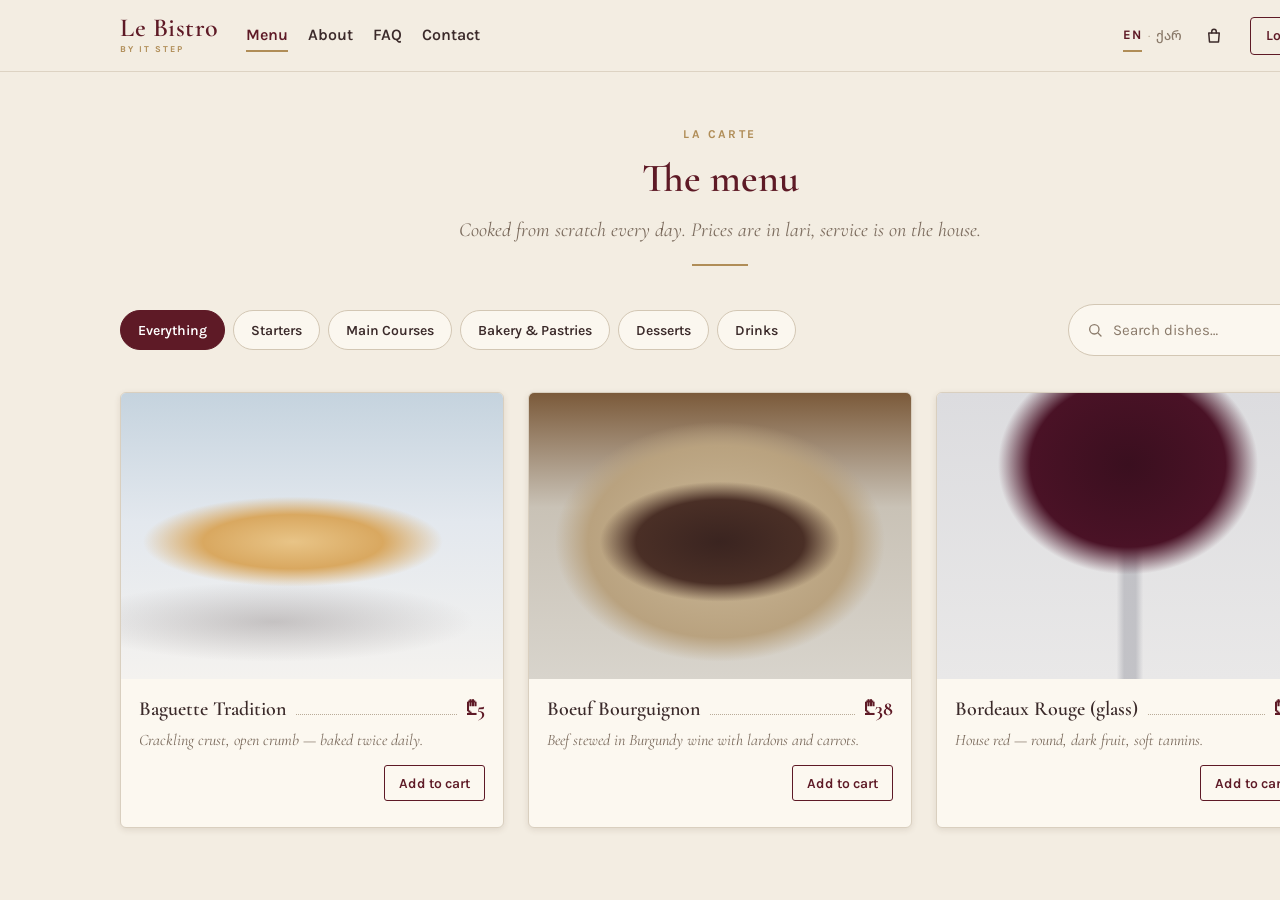
<file: index.html>
<!DOCTYPE html>
<html lang="en">
<head>
  <meta charset="UTF-8">
  <title>The menu — Le Bistro</title>
  <link rel="preconnect" href="https://fonts.googleapis.com">
  <link rel="preconnect" href="https://fonts.gstatic.com" crossorigin>
  <link href="https://fonts.googleapis.com/css2?family=Cormorant+Garamond:ital,wght@0,500;0,600;0,700;1,400;1,500&family=Karla:wght@400;500;600;700&family=Noto+Sans+Georgian:wght@400;500&display=swap" rel="stylesheet">
  <link rel="stylesheet" href="style.css">
</head>
<body>
  <header class="site-header">
    <div class="header-inner">
      <a class="logo" href="#">
        <span class="logo-name">Le Bistro</span>
        <span class="logo-sub">BY IT STEP</span>
      </a>

      <nav class="main-nav" aria-label="Main">
        <ul>
          <li><a class="active" href="#">Menu</a></li>
          <li><a href="#">About</a></li>
          <li><a href="#">FAQ</a></li>
          <li><a href="#">Contact</a></li>
        </ul>
      </nav>

      <div class="header-actions">
        <div class="lang" aria-label="Language">
          <a class="lang-link active" href="#">EN</a>
          <span class="lang-dot">·</span>
          <a class="lang-link lang-ka" href="#">ქარ</a>
        </div>
        <button class="cart-btn" type="button" aria-label="Cart">
          <svg width="18" height="18" viewBox="0 0 24 24" fill="none" stroke="currentColor" stroke-width="2" stroke-linecap="round" stroke-linejoin="round" aria-hidden="true">
            <path d="M5 8h14l-1 12H6L5 8z"/>
            <path d="M9 8V6a3 3 0 0 1 6 0v2"/>
          </svg>
        </button>
        <button class="login-btn" type="button">Log in</button>
      </div>
    </div>
  </header>

  <main>
    <section class="hero">
      <p class="eyebrow">LA CARTE</p>
      <h1>The menu</h1>
      <p class="lead">Cooked from scratch every day. Prices are in lari, service is on the house.</p>
      <span class="divider"></span>
    </section>

    <section class="menu" aria-label="Menu">
      <div class="toolbar">
        <ul class="filters">
          <li><button class="chip active" type="button">Everything</button></li>
          <li><button class="chip" type="button">Starters</button></li>
          <li><button class="chip" type="button">Main Courses</button></li>
          <li><button class="chip" type="button">Bakery &amp; Pastries</button></li>
          <li><button class="chip" type="button">Desserts</button></li>
          <li><button class="chip" type="button">Drinks</button></li>
        </ul>

        <form class="search" role="search" action="#">
          <svg width="16" height="16" viewBox="0 0 24 24" fill="none" stroke="currentColor" stroke-width="2" stroke-linecap="round" aria-hidden="true">
            <circle cx="11" cy="11" r="7"/>
            <path d="M21 21l-4.3-4.3"/>
          </svg>
          <input type="search" placeholder="Search dishes…" aria-label="Search dishes">
        </form>
      </div>

      <div class="grid">
        <article class="card">
          <div class="card-img img-bread" role="img" aria-label="Baguette Tradition"></div>
          <div class="card-body">
            <div class="card-head">
              <h2>Baguette Tradition</h2>
              <span class="leader"></span>
              <span class="price">₾5</span>
            </div>
            <p class="desc">Crackling crust, open crumb — baked twice daily.</p>
            <button class="add-btn" type="button">Add to cart</button>
          </div>
        </article>

        <article class="card">
          <div class="card-img img-stew" role="img" aria-label="Boeuf Bourguignon"></div>
          <div class="card-body">
            <div class="card-head">
              <h2>Boeuf Bourguignon</h2>
              <span class="leader"></span>
              <span class="price">₾38</span>
            </div>
            <p class="desc">Beef stewed in Burgundy wine with lardons and carrots.</p>
            <button class="add-btn" type="button">Add to cart</button>
          </div>
        </article>

        <article class="card">
          <div class="card-img img-wine" role="img" aria-label="Bordeaux Rouge (glass)"></div>
          <div class="card-body">
            <div class="card-head">
              <h2>Bordeaux Rouge (glass)</h2>
              <span class="leader"></span>
              <span class="price">₾16</span>
            </div>
            <p class="desc">House red — round, dark fruit, soft tannins.</p>
            <button class="add-btn" type="button">Add to cart</button>
          </div>
        </article>
      </div>
    </section>
  </main>
</body>
</html>
</file>
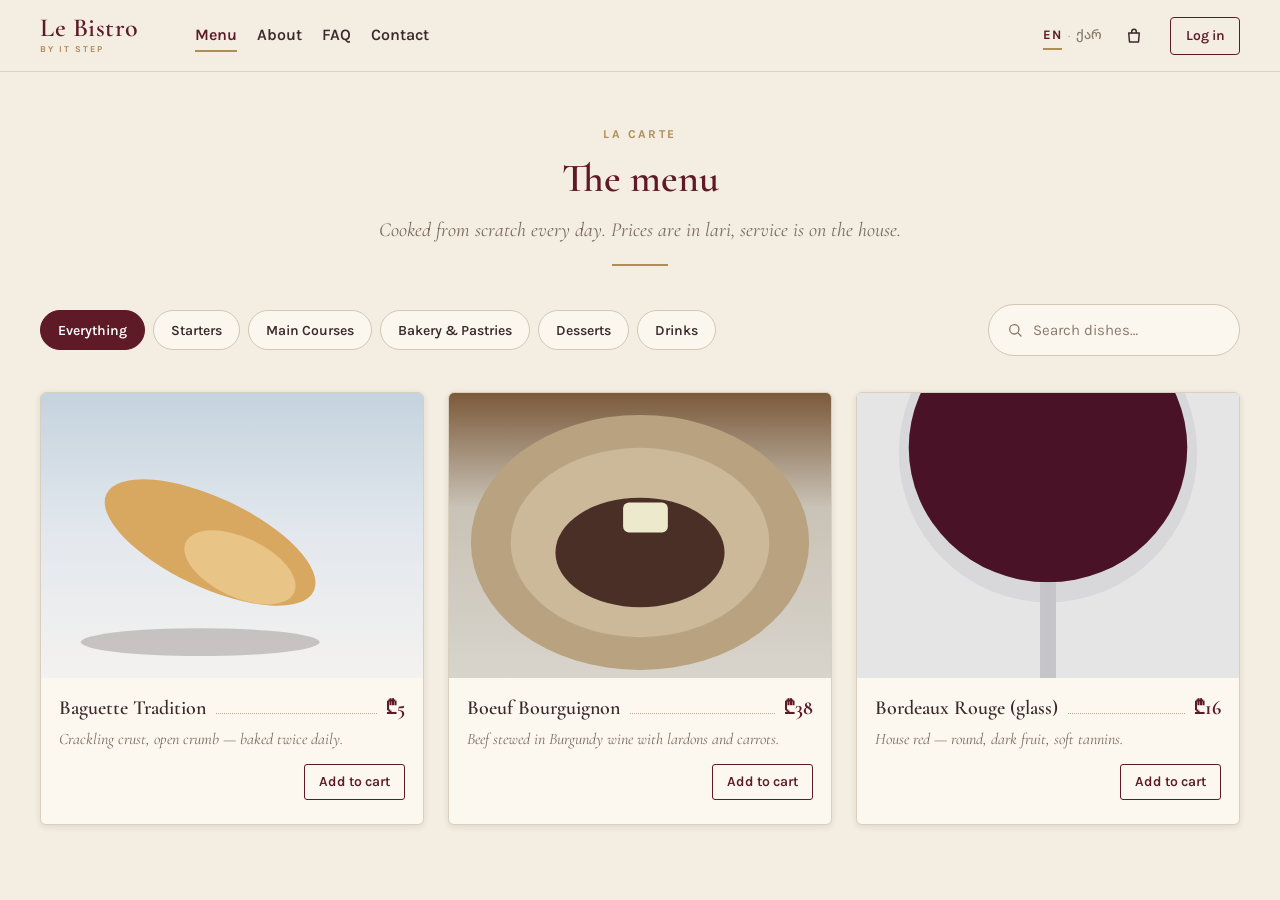
<file: index-responsive.html>
<!DOCTYPE html>
<html lang="en">
<head>
  <meta charset="UTF-8">
  <meta name="viewport" content="width=device-width, initial-scale=1">
  <title>The menu — Le Bistro</title>
  <link rel="preconnect" href="https://fonts.googleapis.com">
  <link rel="preconnect" href="https://fonts.gstatic.com" crossorigin>
  <link href="https://fonts.googleapis.com/css2?family=Cormorant+Garamond:ital,wght@0,500;0,600;0,700;1,400;1,500&family=Karla:wght@400;500;600;700&family=Noto+Sans+Georgian:wght@400;500&display=swap" rel="stylesheet">
  <link rel="stylesheet" href="style-responsive.css">
</head>
<body>
  <header class="site-header">
    <div class="header-inner container">
      <a class="logo" href="#">
        <span class="logo-name">Le Bistro</span>
        <span class="logo-sub">BY IT STEP</span>
      </a>

      <nav class="main-nav" aria-label="Main">
        <ul>
          <li><a class="active" href="#">Menu</a></li>
          <li><a href="#">About</a></li>
          <li><a href="#">FAQ</a></li>
          <li><a href="#">Contact</a></li>
        </ul>
      </nav>

      <div class="header-actions">
        <div class="lang" aria-label="Language">
          <a class="lang-link active" href="#">EN</a>
          <span class="lang-dot">·</span>
          <a class="lang-link lang-ka" href="#">ქარ</a>
        </div>
        <button class="cart-btn" type="button" aria-label="Cart">
          <svg width="18" height="18" viewBox="0 0 24 24" fill="none" stroke="currentColor" stroke-width="2" stroke-linecap="round" stroke-linejoin="round" aria-hidden="true">
            <path d="M5 8h14l-1 12H6L5 8z"/>
            <path d="M9 8V6a3 3 0 0 1 6 0v2"/>
          </svg>
        </button>
        <button class="login-btn" type="button">Log in</button>
        <button class="burger" type="button" aria-label="Open menu">
          <span></span>
          <span></span>
          <span></span>
        </button>
      </div>
    </div>
  </header>

  <main>
    <section class="hero">
      <p class="eyebrow">LA CARTE</p>
      <h1>The menu</h1>
      <p class="lead">Cooked from scratch every day. Prices are in lari, service is on the house.</p>
      <span class="divider"></span>
    </section>

    <section class="menu container" aria-label="Menu">
      <div class="toolbar">
        <ul class="filters">
          <li><button class="chip active" type="button">Everything</button></li>
          <li><button class="chip" type="button">Starters</button></li>
          <li><button class="chip" type="button">Main Courses</button></li>
          <li><button class="chip" type="button">Bakery &amp; Pastries</button></li>
          <li><button class="chip" type="button">Desserts</button></li>
          <li><button class="chip" type="button">Drinks</button></li>
        </ul>

        <form class="search" role="search" action="#">
          <svg width="16" height="16" viewBox="0 0 24 24" fill="none" stroke="currentColor" stroke-width="2" stroke-linecap="round" aria-hidden="true">
            <circle cx="11" cy="11" r="7"/>
            <path d="M21 21l-4.3-4.3"/>
          </svg>
          <input type="search" placeholder="Search dishes…" aria-label="Search dishes">
        </form>
      </div>

      <div class="grid">
        <article class="card">
          <img class="card-img" width="384" height="286" alt="Baguette Tradition"
               src="data:image/svg+xml,%3Csvg xmlns='http://www.w3.org/2000/svg' width='384' height='286' viewBox='0 0 384 286'%3E%3Cdefs%3E%3ClinearGradient id='g' x1='0' y1='0' x2='0' y2='1'%3E%3Cstop offset='0' stop-color='%23c5d3de'/%3E%3Cstop offset='0.5' stop-color='%23e3e8ee'/%3E%3Cstop offset='1' stop-color='%23f4f2ef'/%3E%3C/linearGradient%3E%3C/defs%3E%3Crect width='384' height='286' fill='url(%23g)'/%3E%3Cellipse cx='160' cy='250' rx='120' ry='14' fill='%23786e6e' opacity='0.35'/%3E%3Cellipse cx='170' cy='150' rx='115' ry='45' fill='%23d9a860' transform='rotate(25 170 150)'/%3E%3Cellipse cx='200' cy='175' rx='60' ry='30' fill='%23e8c487' transform='rotate(25 200 175)'/%3E%3C/svg%3E">
          <div class="card-body">
            <div class="card-head">
              <h2>Baguette Tradition</h2>
              <span class="leader"></span>
              <span class="price">₾5</span>
            </div>
            <p class="desc">Crackling crust, open crumb — baked twice daily.</p>
            <button class="add-btn" type="button">Add to cart</button>
          </div>
        </article>

        <article class="card">
          <img class="card-img" width="384" height="286" alt="Boeuf Bourguignon"
               src="data:image/svg+xml,%3Csvg xmlns='http://www.w3.org/2000/svg' width='384' height='286' viewBox='0 0 384 286'%3E%3Cdefs%3E%3ClinearGradient id='g' x1='0' y1='0' x2='0' y2='1'%3E%3Cstop offset='0' stop-color='%237b5a3a'/%3E%3Cstop offset='0.4' stop-color='%23c9c2b6'/%3E%3Cstop offset='1' stop-color='%23d8d4cc'/%3E%3C/linearGradient%3E%3C/defs%3E%3Crect width='384' height='286' fill='url(%23g)'/%3E%3Cellipse cx='192' cy='150' rx='170' ry='128' fill='%23b9a27f'/%3E%3Cellipse cx='192' cy='150' rx='130' ry='95' fill='%23cbb99a'/%3E%3Cellipse cx='192' cy='160' rx='85' ry='55' fill='%234a2f26'/%3E%3Crect x='175' y='110' width='45' height='30' rx='6' fill='%23ece9cc'/%3E%3C/svg%3E">
          <div class="card-body">
            <div class="card-head">
              <h2>Boeuf Bourguignon</h2>
              <span class="leader"></span>
              <span class="price">₾38</span>
            </div>
            <p class="desc">Beef stewed in Burgundy wine with lardons and carrots.</p>
            <button class="add-btn" type="button">Add to cart</button>
          </div>
        </article>

        <article class="card">
          <img class="card-img" width="384" height="286" alt="Bordeaux Rouge (glass)"
               src="data:image/svg+xml,%3Csvg xmlns='http://www.w3.org/2000/svg' width='384' height='286' viewBox='0 0 384 286'%3E%3Crect width='384' height='286' fill='%23e6e5e6'/%3E%3Cellipse cx='192' cy='60' rx='150' ry='150' fill='%23d8d8db'/%3E%3Cellipse cx='192' cy='55' rx='140' ry='135' fill='%234a1226'/%3E%3Crect x='184' y='190' width='16' height='96' fill='%23c4c4c9'/%3E%3C/svg%3E">
          <div class="card-body">
            <div class="card-head">
              <h2>Bordeaux Rouge (glass)</h2>
              <span class="leader"></span>
              <span class="price">₾16</span>
            </div>
            <p class="desc">House red — round, dark fruit, soft tannins.</p>
            <button class="add-btn" type="button">Add to cart</button>
          </div>
        </article>
      </div>
    </section>
  </main>
</body>
</html>
</file>
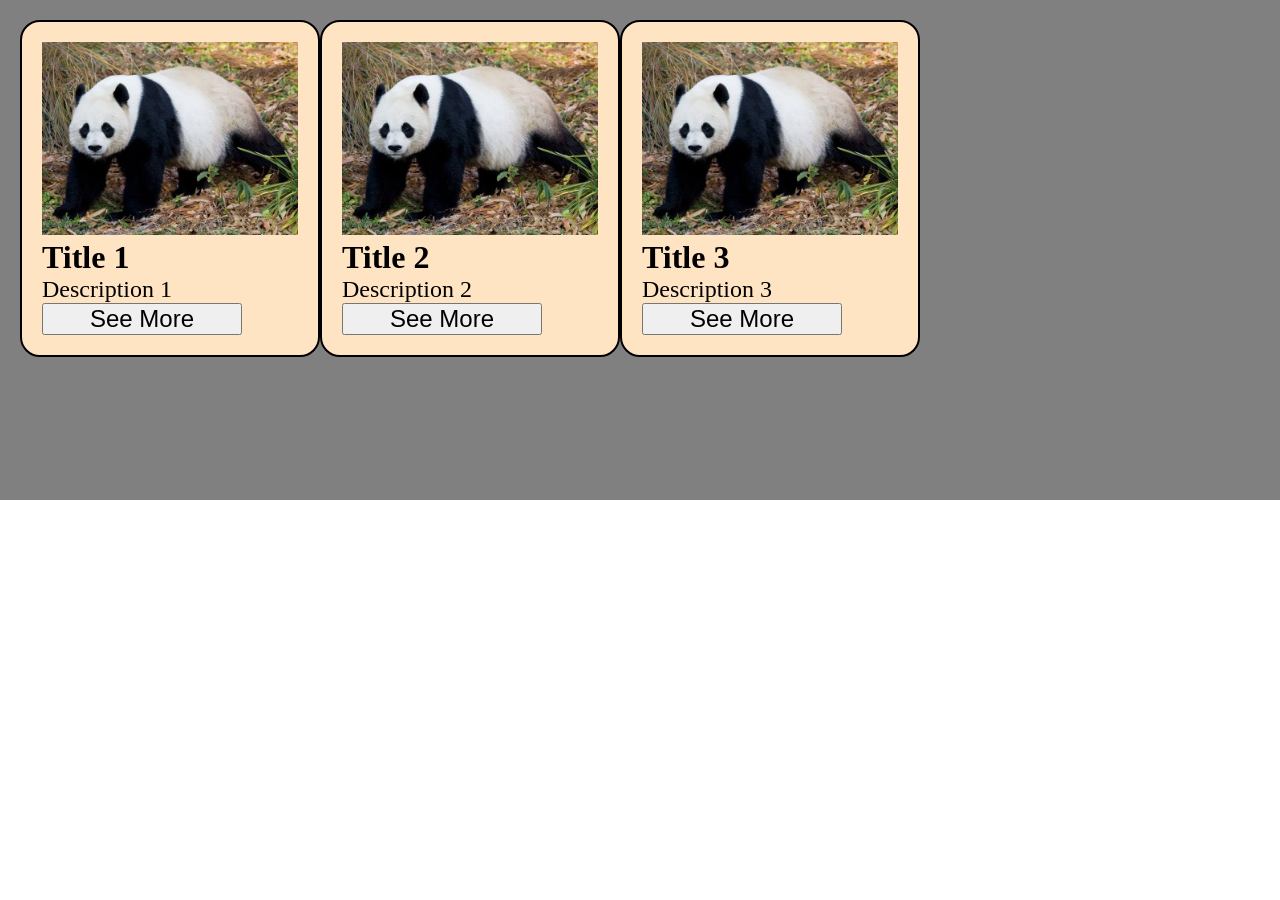
<file: my-index.html>
<!DOCTYPE html>
<html lang="en">
<head>
    <meta charset="UTF-8">
    <meta name="viewport" content="width=device-width, initial-scale=1.0">
    <title>Document</title>
    <link rel="stylesheet" href="./my-styles.css">
</head>
<body>
    <main>
        <!-- <p>Lorem ipsum dolor sit amet consectetur adipisicing elit. Eligendi amet, nostrum dicta voluptates blanditiis officiis enim autem labore libero adipisci error ipsum fugiat consectetur incidunt exercitationem deserunt, placeat sapiente quod.</p> -->



        <!-- -------------------- -->


        <section>
            <article>
                <!-- <p class="img-placeholder"></p> -->
                <img src="./images.jpg" alt="panda">

                <div class="text">
                    <h3>Title 1</h3>
                    <p class="desc">Description 1</p>
                    <button>See More</button>
                </div>
            </article>

            <article>
                <!-- <p class="img-placeholder"></p> -->
                <img src="./images.jpg" alt="panda">

                <div class="text">
                    <h3>Title 2</h3>
                    <p class="desc">Description 2</p>
                    <button>See More</button>
                </div>
            </article>

            <article>
                <!-- <p class="img-placeholder"></p> -->
                <img src="./images.jpg" alt="panda">

                <div class="text">
                    <h3>Title 3</h3>
                    <p class="desc">Description 3</p>
                    <button>See More</button>
                </div>
            </article>
        </section>
    </main>
</body>
</html>
</file>
<file: style.css>
* {
  margin: 0;
  padding: 0;
  box-sizing: border-box;
}

body {
  width: 1440px;
  margin: 0 auto;
  background: #f3ede2;
  color: #3b2a2a;
  font-family: "Karla", sans-serif;
  font-size: 16px;
  line-height: 24px;
}

ul {
  list-style: none;
}

a {
  color: inherit;
  text-decoration: none;
}

button,
input {
  font-family: inherit;
}

/* Header */
.site-header {
  height: 72px;
  border-bottom: 1px solid #ddd3c3;
  background: #f3ede2;
}

.header-inner {
  width: 1200px;
  height: 71px;
  margin: 0 auto;
  display: flex;
  align-items: center;
}

.logo {
  display: block;
  width: 126px;
  margin-top: -2px;
}

.logo-name {
  display: block;
  font-family: "Cormorant Garamond", serif;
  font-size: 26px;
  line-height: 26px;
  font-weight: 600;
  color: #5e1a26;
  letter-spacing: 0.5px;
}

.logo-sub {
  display: block;
  margin-top: 2px;
  font-size: 9px;
  line-height: 12px;
  font-weight: 700;
  letter-spacing: 2px;
  color: #b08d57;
}

.main-nav ul {
  display: flex;
  gap: 20px;
}

.main-nav a {
  display: block;
  padding: 6px 0 5px;
  font-size: 16px;
  line-height: 20px;
  font-weight: 600;
  color: #3b2a2a;
  border-bottom: 2px solid transparent;
}

.main-nav a.active {
  color: #5e1a26;
  border-bottom-color: #b08d57;
}

.header-actions {
  margin-left: auto;
  display: flex;
  align-items: center;
}

.lang {
  display: flex;
  align-items: center;
  gap: 6px;
  font-size: 13px;
}

.lang-link {
  padding: 4px 0 3px;
  font-weight: 700;
  letter-spacing: 1px;
  color: #8a7a6a;
  border-bottom: 2px solid transparent;
}

.lang-link.active {
  color: #5e1a26;
  border-bottom-color: #b08d57;
}

.lang-ka {
  font-family: "Noto Sans Georgian", sans-serif;
  font-weight: 500;
  letter-spacing: 0;
}

.lang-dot {
  color: #b9ab98;
}

.cart-btn {
  margin-left: 20px;
  width: 24px;
  height: 24px;
  display: flex;
  align-items: center;
  justify-content: center;
  border: 0;
  background: none;
  color: #3b2a2a;
  cursor: pointer;
}

.login-btn {
  margin-left: 24px;
  width: 70px;
  height: 38px;
  border: 1px solid #5e1a26;
  border-radius: 4px;
  background: transparent;
  color: #5e1a26;
  font-size: 14px;
  font-weight: 600;
  cursor: pointer;
}

/* Hero */
.hero {
  padding-top: 54px;
  text-align: center;
}

.eyebrow {
  font-size: 12px;
  line-height: 16px;
  font-weight: 700;
  letter-spacing: 2.4px;
  color: #b08d57;
}

.hero h1 {
  margin-top: 12px;
  font-family: "Cormorant Garamond", serif;
  font-size: 40px;
  line-height: 48px;
  font-weight: 600;
  color: #5e1a26;
}

.lead {
  margin-top: 14px;
  font-family: "Cormorant Garamond", serif;
  font-style: italic;
  font-size: 20px;
  line-height: 28px;
  color: #7a6a5c;
}

.divider {
  display: block;
  width: 56px;
  height: 2px;
  margin: 20px auto 0;
  background: #b08d57;
}

/* Toolbar */
.menu {
  width: 1200px;
  margin: 0 auto;
}

.toolbar {
  margin-top: 38px;
  height: 52px;
  display: flex;
  align-items: center;
  justify-content: space-between;
}

.filters {
  display: flex;
  gap: 8px;
}

.chip {
  height: 40px;
  padding: 0 17px;
  border: 1px solid #d3c7b4;
  border-radius: 20px;
  background: #fbf7ef;
  color: #3b2a2a;
  font-size: 14px;
  font-weight: 600;
  cursor: pointer;
}

.chip.active {
  background: #5e1a26;
  border-color: #5e1a26;
  color: #fff;
}

.search {
  width: 252px;
  height: 52px;
  padding: 0 18px;
  display: flex;
  align-items: center;
  gap: 10px;
  border: 1px solid #d3c7b4;
  border-radius: 26px;
  background: #fbf7ef;
  color: #8a7a6a;
}

.search input {
  flex: 1;
  border: 0;
  outline: 0;
  background: transparent;
  font-size: 15px;
  color: #3b2a2a;
}

.search input::placeholder {
  color: #8a7a6a;
}

/* Cards */
.grid {
  margin-top: 36px;
  display: flex;
  gap: 24px;
}

.card {
  width: 384px;
  height: 436px;
  border: 1px solid #d9cfbf;
  border-radius: 6px;
  background: #fcf8f0;
  box-shadow: 0 2px 6px rgba(80, 55, 30, 0.12);
  overflow: hidden;
}

.card-img {
  height: 286px;
}

.img-bread {
  background:
    radial-gradient(ellipse 150px 45px at 45% 52%, #e8c487 0%, #d9a860 60%, transparent 100%),
    radial-gradient(ellipse 200px 40px at 40% 80%, rgba(120, 110, 110, 0.35), transparent 100%),
    linear-gradient(180deg, #c5d3de 0%, #e3e8ee 45%, #f4f2ef 100%);
}

.img-stew {
  background:
    radial-gradient(ellipse 120px 60px at 50% 52%, #3a2420 0%, #4a2f26 70%, transparent 100%),
    radial-gradient(ellipse 165px 120px at 50% 52%, #cbb99a 0%, #b9a27f 80%, transparent 100%),
    linear-gradient(180deg, #7b5a3a 0%, #c9c2b6 40%, #d8d4cc 100%);
}

.img-wine {
  background:
    radial-gradient(ellipse 130px 110px at 50% 25%, #3a0f1f 0%, #4a1226 75%, transparent 100%),
    linear-gradient(90deg, transparent 47%, rgba(190, 190, 195, 0.9) 49%, rgba(190, 190, 195, 0.9) 52%, transparent 54%),
    linear-gradient(180deg, #dcdcdf 0%, #e9e8e8 100%);
}

.card-body {
  padding: 16px 18px 0;
}

.card-head {
  display: flex;
  align-items: baseline;
  gap: 10px;
}

.card-head h2 {
  font-family: "Cormorant Garamond", serif;
  font-size: 20px;
  line-height: 28px;
  font-weight: 600;
  color: #3b2a2a;
  white-space: nowrap;
}

.leader {
  flex: 1;
  border-bottom: 1px dotted #b9ab98;
}

.price {
  font-family: "Cormorant Garamond", serif;
  font-size: 20px;
  line-height: 28px;
  font-weight: 700;
  color: #5e1a26;
}

.desc {
  margin-top: 6px;
  font-family: "Cormorant Garamond", serif;
  font-style: italic;
  font-size: 16px;
  line-height: 22px;
  color: #7a6a5c;
}

.add-btn {
  display: block;
  margin: 14px 0 0 auto;
  height: 36px;
  padding: 0 14px;
  border: 1px solid #5e1a26;
  border-radius: 3px;
  background: transparent;
  color: #5e1a26;
  font-size: 14px;
  font-weight: 600;
  cursor: pointer;
}
</file>
<file: style-responsive.css>
/* ==========================================================
   Mobile-first responsive version.
   Base styles = mobile. Then: min-width 768px (tablet)
   and min-width 1024px (desktop).
   1rem = 16px.
   ========================================================== */

* {
  margin: 0;
  padding: 0;
  box-sizing: border-box;
}

html {
  /* % unit: text size follows the user's browser setting */
  font-size: 100%;
}

body {
  background: #f3ede2;
  color: #3b2a2a;
  font-family: "Karla", sans-serif;
  font-size: 1rem; /* rem unit: 16px */
  line-height: 1.5;
  overflow-x: hidden;
}

ul {
  list-style: none;
}

a {
  color: inherit;
  text-decoration: none;
}

button,
input {
  font-family: inherit;
}

/* Responsive images: never wider than the parent, height keeps the ratio */
img {
  display: block;
  max-width: 100%;
  height: auto;
}

/* Shared centered container */
.container {
  /* min() + max() + vw: at most 75rem (1200px), with side gaps of at least 1rem that grow with the screen (5vw) */
  width: min(75rem, 100% - max(2rem, 5vw));
  margin-inline: auto;
}

/* ---------- Header (mobile) ---------- */
.site-header {
  min-height: 4rem; /* rem unit */
  border-bottom: 1px solid #ddd3c3;
  background: #f3ede2;
}

.header-inner {
  min-height: 3.9375rem;
  display: flex;
  align-items: center;
  justify-content: space-between;
}

.logo {
  display: block;
  margin-top: -0.125rem;
}

.logo-name {
  display: block;
  font-family: "Cormorant Garamond", serif;
  /* clamp(): 22px on small screens, grows with 5vw, stops at 26px */
  font-size: clamp(1.375rem, 4vw + 0.5rem, 1.625rem);
  line-height: 1;
  font-weight: 600;
  color: #5e1a26;
  letter-spacing: 0.03125rem;
}

.logo-sub {
  display: block;
  margin-top: 0.125rem;
  font-size: 0.5625rem;
  line-height: 0.75rem;
  font-weight: 700;
  letter-spacing: 0.125rem;
  color: #b08d57;
}

/* Nav links are hidden on mobile (hamburger shown instead) */
.main-nav {
  display: none;
}

.main-nav ul {
  display: flex;
  gap: 1.25rem;
}

.main-nav a {
  display: block;
  padding: 0.375rem 0 0.3125rem;
  font-size: 1rem;
  line-height: 1.25rem;
  font-weight: 600;
  color: #3b2a2a;
  border-bottom: 2px solid transparent;
}

.main-nav a.active {
  color: #5e1a26;
  border-bottom-color: #b08d57;
}

.header-actions {
  display: flex;
  align-items: center;
}

.lang {
  display: flex;
  align-items: center;
  gap: 0.375rem;
  font-size: 0.8125rem;
}

.lang-link {
  padding: 0.25rem 0 0.1875rem;
  font-weight: 700;
  letter-spacing: 0.0625rem;
  color: #8a7a6a;
  border-bottom: 2px solid transparent;
}

.lang-link.active {
  color: #5e1a26;
  border-bottom-color: #b08d57;
}

.lang-ka {
  font-family: "Noto Sans Georgian", sans-serif;
  font-weight: 500;
  letter-spacing: 0;
}

.lang-dot {
  color: #b9ab98;
}

.cart-btn {
  margin-left: 1rem;
  width: 1.5rem;
  height: 1.5rem;
  display: flex;
  align-items: center;
  justify-content: center;
  border: 0;
  background: none;
  color: #3b2a2a;
  cursor: pointer;
}

/* Login button is hidden on mobile */
.login-btn {
  display: none;
  margin-left: 1.5rem;
  width: 4.375rem;
  height: 2.375rem;
  border: 1px solid #5e1a26;
  border-radius: 0.25rem;
  background: transparent;
  color: #5e1a26;
  font-size: 0.875rem;
  font-weight: 600;
  cursor: pointer;
}

/* Hamburger icon (visual only) */
.burger {
  margin-left: 0.5rem;
  width: 2.5rem;
  height: 2.5rem;
  display: flex;
  flex-direction: column;
  align-items: center;
  justify-content: center;
  gap: 0.3125rem;
  border: 0;
  background: none;
  cursor: pointer;
}

.burger span {
  display: block;
  width: 1.375rem;
  height: 2px;
  border-radius: 1px;
  background: #5e1a26;
}

/* ---------- Hero (mobile) ---------- */
.hero {
  /* clamp(): top spacing between 32px and 54px depending on viewport width (vw) */
  padding: clamp(2rem, 6vw + 0.5rem, 3.375rem) 1rem 0;
  text-align: center;
}

.eyebrow {
  font-size: 0.75rem;
  line-height: 1rem;
  font-weight: 700;
  letter-spacing: 0.15rem;
  color: #b08d57;
}

.hero h1 {
  margin-top: 0.75rem;
  font-family: "Cormorant Garamond", serif;
  /* clamp(): 32px on mobile up to 40px on desktop */
  font-size: clamp(2rem, 1.5rem + 1.6vw, 2.5rem);
  line-height: 1.2;
  font-weight: 600;
  color: #5e1a26;
}

.lead {
  /* max-width in % + auto margins keeps long text readable and centered */
  max-width: 100%;
  margin: 0.875rem auto 0;
  font-family: "Cormorant Garamond", serif;
  font-style: italic;
  /* clamp(): 18px to 20px */
  font-size: clamp(1.125rem, 1rem + 0.5vw, 1.25rem);
  line-height: 1.4;
  color: #7a6a5c;
}

.divider {
  display: block;
  width: 3.5rem;
  height: 2px;
  margin: 1.25rem auto 0;
  background: #b08d57;
}

/* ---------- Toolbar (mobile: stacked) ---------- */
.toolbar {
  margin-top: 2rem;
  display: flex;
  flex-direction: column;
  align-items: stretch;
  gap: 1rem;
}

.filters {
  display: flex;
  flex-wrap: wrap; /* chips wrap to new lines, so no horizontal scroll */
  gap: 0.5rem;
}

.chip {
  height: 2.5rem;
  padding: 0 1.0625rem;
  border: 1px solid #d3c7b4;
  border-radius: 1.25rem;
  background: #fbf7ef;
  color: #3b2a2a;
  font-size: 0.875rem;
  font-weight: 600;
  cursor: pointer;
}

.chip.active {
  background: #5e1a26;
  border-color: #5e1a26;
  color: #fff;
}

.search {
  width: 100%; /* % unit: full width on mobile */
  height: 3.25rem;
  padding: 0 1.125rem;
  display: flex;
  align-items: center;
  gap: 0.625rem;
  border: 1px solid #d3c7b4;
  border-radius: 1.625rem;
  background: #fbf7ef;
  color: #8a7a6a;
}

.search input {
  flex: 1;
  min-width: 0;
  border: 0;
  outline: 0;
  background: transparent;
  font-size: 0.9375rem;
  color: #3b2a2a;
}

.search input::placeholder {
  color: #8a7a6a;
}

/* ---------- Cards (mobile: 1 column) ---------- */
.grid {
  margin-top: 2.25rem;
  padding-bottom: 3rem;
  display: grid;
  grid-template-columns: 100%; /* % unit: one full-width column */
  gap: 1.5rem;
}

.card {
  min-width: 0;
  border: 1px solid #d9cfbf;
  border-radius: 0.375rem;
  background: #fcf8f0;
  box-shadow: 0 2px 6px rgba(80, 55, 30, 0.12);
  overflow: hidden;
}

.card-img {
  width: 100%; /* % unit: image fills the card */
  height: auto;
}

.card-body {
  padding: 1rem 1.125rem 1.375rem;
}

.card-head {
  display: flex;
  align-items: baseline;
  gap: 0.625rem;
}

.card-head h2 {
  font-family: "Cormorant Garamond", serif;
  font-size: 1.25rem;
  line-height: 1.75rem;
  font-weight: 600;
  color: #3b2a2a;
}

.leader {
  flex: 1;
  min-width: 1rem;
  border-bottom: 1px dotted #b9ab98;
}

.price {
  font-family: "Cormorant Garamond", serif;
  font-size: 1.25rem;
  line-height: 1.75rem;
  font-weight: 700;
  color: #5e1a26;
}

.desc {
  margin-top: 0.375rem;
  font-family: "Cormorant Garamond", serif;
  font-style: italic;
  font-size: 1rem;
  line-height: 1.375rem;
  color: #7a6a5c;
}

.add-btn {
  display: block;
  margin: 0.875rem 0 0 auto;
  height: 2.25rem;
  padding: 0 0.875rem;
  border: 1px solid #5e1a26;
  border-radius: 0.1875rem;
  background: transparent;
  color: #5e1a26;
  font-size: 0.875rem;
  font-weight: 600;
  cursor: pointer;
}

/* ==========================================================
   Tablet: 768px and up
   ========================================================== */
@media (min-width: 768px) {
  .site-header,
  .header-inner {
    min-height: 4.5rem;
  }

  .header-inner {
    min-height: 4.4375rem;
  }

  /* Show nav links, hide hamburger, show login */
  .main-nav {
    display: block;
    margin-left: 1.5rem;
    margin-right: auto;
  }

  .burger {
    display: none;
  }

  .login-btn {
    display: block;
  }

  .cart-btn {
    margin-left: 1.25rem;
  }

  .lead {
    max-width: 90%; /* % unit */
  }

  /* 2 columns: fr units share the width equally */
  .grid {
    grid-template-columns: repeat(2, 1fr);
  }

  .search {
    width: 50%; /* % unit */
    min-width: 15.75rem; /* rem unit */
  }
}

/* ==========================================================
   Desktop: 1024px and up
   ========================================================== */
@media (min-width: 1024px) {
  .main-nav {
    margin-left: 3.5rem;
  }

  .hero {
    padding-left: 0;
    padding-right: 0;
  }

  .lead {
    max-width: none;
  }

  /* Filters and search sit on one row */
  .toolbar {
    margin-top: 2.375rem;
    flex-direction: row;
    align-items: center;
    justify-content: space-between;
    gap: 1.5rem;
  }

  .search {
    flex: 0 0 15.75rem; /* 252px */
    width: 15.75rem;
  }

  /* 3 columns */
  .grid {
    margin-top: 2.25rem;
    grid-template-columns: repeat(3, 1fr);
  }

  .card-body {
    padding-bottom: 1.5rem;
  }
}
</file>
<file: my-styles.css>
*{
    padding: 0px;
    margin: 0px;
    box-sizing: border-box;
}

main{
    width: 100%;
    height: 500px;
    background-color: grey;
    padding: 20px;
}



/* ფუნქციები ------------------------ */


/* p{
    background-color: chartreuse;
} */

/* p{
    width: clamp(200px, 60%, 600px);

    min-width: 200px;
    width: 60%;
    max-width: 600px;
} */

/* p{
    width: min(90%, 700px);
} */

/* p{
    width: max(40%, 200px);
} */


/* media ------------------------- */
/* desktop-first */

/* section{
    display: flex;
}

article{
    width: 300px;
    padding: 20px;
    border: 2px solid black;
    border-radius: 20px;
    background-color: bisque;
}

.img-placeholder{
    width: 100%;
    height: 200px;
    background-color: chartreuse;
    margin-bottom: 10px;
}

img{
    width: 100%;
} */

/* @media screen and (min-width: 551px) and (max-width: 800px) {
    section{
        flex-wrap: wrap;
    }

    article{
        width: max(50%, 200px);
    }

    h3{
        font-size: 2rem;
    }

    .desc, button{
        font-size: 1.5rem;
    }

    button{
        width: 200px;
    }
}

@media screen and (max-width: 550px) {
    section{
        flex-direction: column;
    }
    article{
        width: 100%;
    }

    h3{
        font-size: 3rem;
    }

    .desc, button{
        font-size: 2rem;
    }

    button{
        width: 100%;
    }
} */



/* -------------------------- */
/* mobile-first */

section{
    display: flex;
    flex-direction: column;
}

article{
    width: 100%;
    padding: 20px;
    border: 2px solid black;
    border-radius: 20px;
    background-color: bisque;
}

.img-placeholder{
    width: 100%;
    height: 200px;
    background-color: chartreuse;
    margin-bottom: 10px;
}

img{
    width: 100%;
}

h3{
    font-size: 3rem;
}

.desc, button{
    font-size: 2rem;
}

button{
    width: 100%;
}

@media screen and (min-width: 551px) {
    section{
        flex-wrap: wrap;
        flex-direction: row;
    }

    article{
        width: max(50%, 200px);
    }

    h3{
        font-size: 2rem;
    }

    .desc, button{
        font-size: 1.5rem;
    }

    button{
        width: 200px;
    }
}

@media screen and (min-width: 801px) {
    section{
        display: flex;
    }

    article{
        width: 300px;
        padding: 20px;
        border: 2px solid black;
        border-radius: 20px;
        background-color: bisque;
    }

    .img-placeholder{
        width: 100%;
        height: 200px;
        background-color: chartreuse;
        margin-bottom: 10px;
    }

    img{
        width: 100%;
    }
}
</file>
